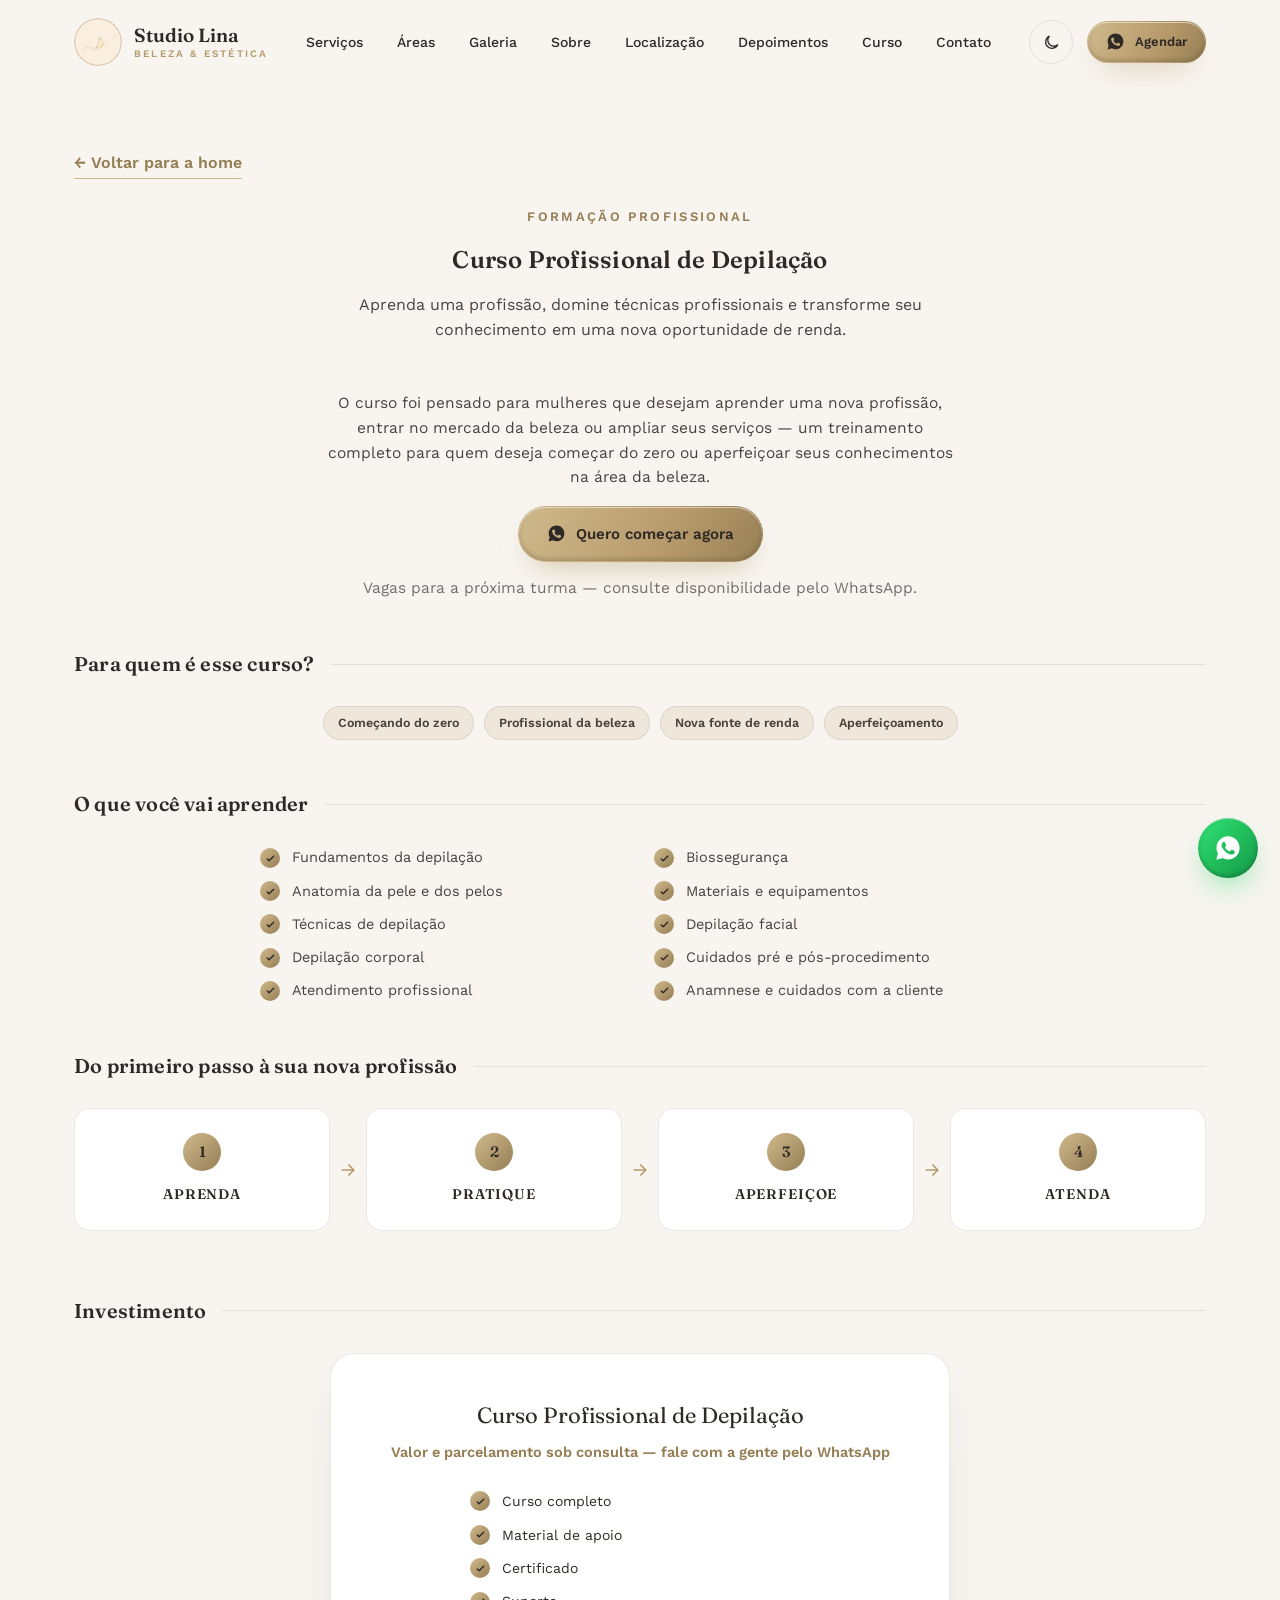
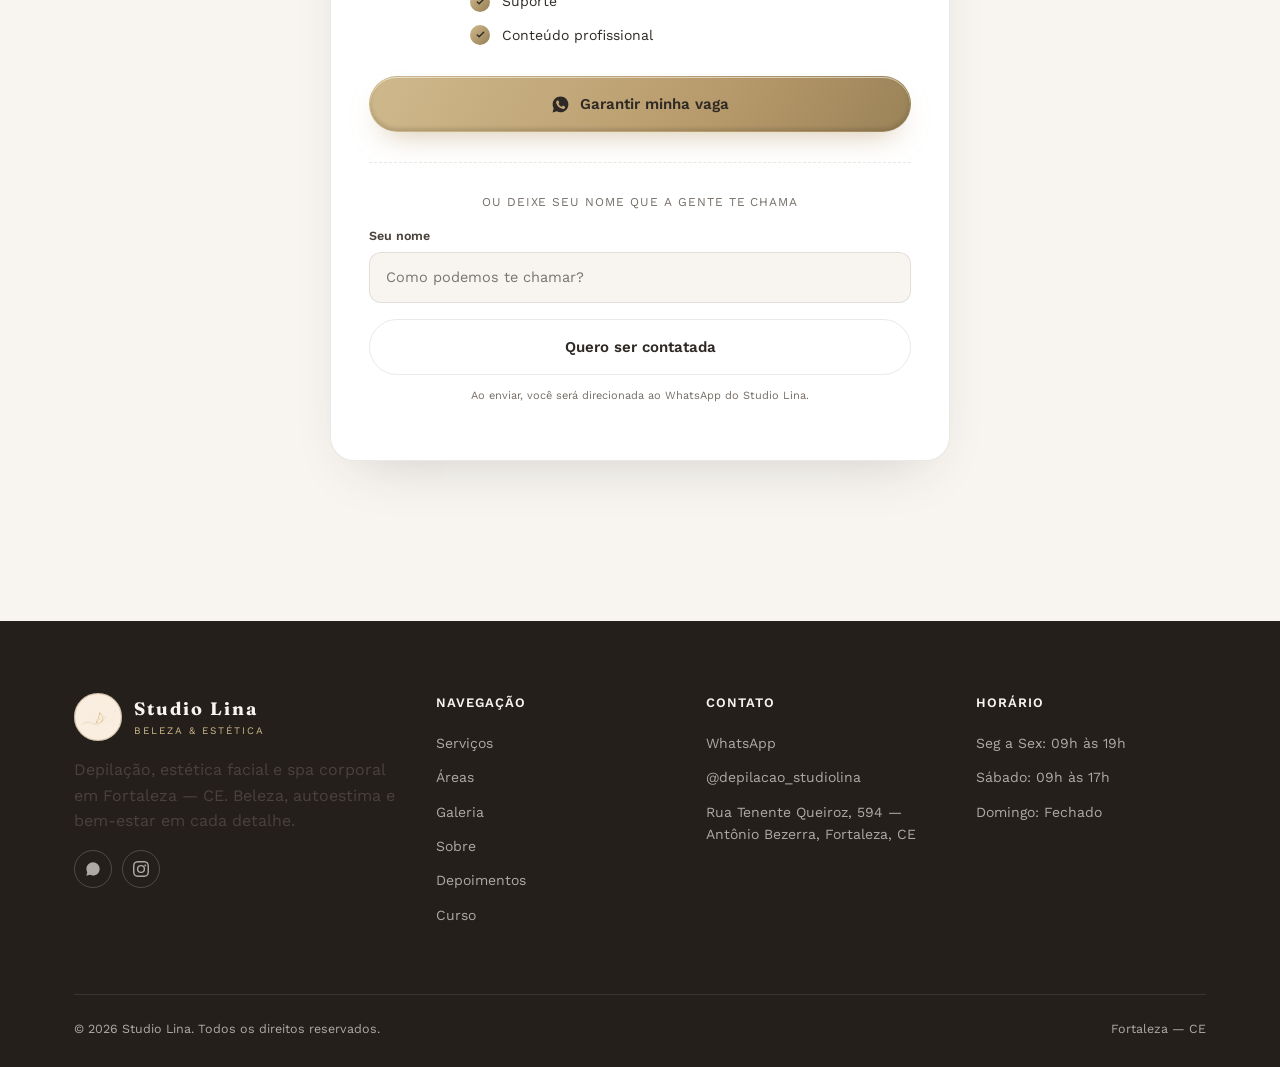
<file: curso.html>
<!DOCTYPE html>
<html lang="pt-BR">
<head>
<meta charset="UTF-8">
<meta name="viewport" content="width=device-width, initial-scale=1.0">
<script>
(function () {
  try {
    var saved = localStorage.getItem("studiolina-theme");
    var wantsDark = saved ? saved === "dark" : window.matchMedia("(prefers-color-scheme: dark)").matches;
    if (wantsDark) document.documentElement.setAttribute("data-theme", "dark");
  } catch (e) {}
})();
</script>
<title>Curso Profissional de Depilação | Studio Lina</title>
<meta name="description" content="Curso Profissional de Depilação do Studio Lina: fundamentos, biossegurança, técnicas faciais e corporais, atendimento e anamnese. Vagas abertas — consulte pelo WhatsApp.">
<meta name="robots" content="index, follow">
<link rel="canonical" href="https://www.studiolina.com.br/curso.html">

<meta property="og:type" content="website">
<meta property="og:title" content="Curso Profissional de Depilação | Studio Lina">
<meta property="og:description" content="Aprenda uma profissão, domine técnicas profissionais e transforme seu conhecimento em uma nova oportunidade de renda.">
<meta property="og:image" content="https://www.studiolina.com.br/assets/img/sala-tratamento.jpg">
<meta property="og:url" content="https://www.studiolina.com.br/curso.html">
<meta property="og:site_name" content="Studio Lina">
<meta property="og:locale" content="pt_BR">

<link rel="icon" href="assets/img/logo.png" type="image/png">
<link rel="apple-touch-icon" href="assets/img/logo.png">

<link rel="preconnect" href="https://fonts.googleapis.com">
<link rel="preconnect" href="https://fonts.gstatic.com" crossorigin>
<link rel="preload" as="style" href="https://fonts.googleapis.com/css2?family=Fraunces:ital,opsz,wght@0,9..144,300;0,9..144,400;0,9..144,500;0,9..144,600;1,9..144,400;1,9..144,500&family=Work+Sans:wght@300;400;500;600&display=swap">
<link href="https://fonts.googleapis.com/css2?family=Fraunces:ital,opsz,wght@0,9..144,300;0,9..144,400;0,9..144,500;0,9..144,600;1,9..144,400;1,9..144,500&family=Work+Sans:wght@300;400;500;600&display=swap" rel="stylesheet" media="print" onload="this.media='all'">
<noscript><link href="https://fonts.googleapis.com/css2?family=Fraunces:ital,opsz,wght@0,9..144,300;0,9..144,400;0,9..144,500;0,9..144,600;1,9..144,400;1,9..144,500&family=Work+Sans:wght@300;400;500;600&display=swap" rel="stylesheet"></noscript>
<link rel="stylesheet" href="assets/css/style.css">

<!-- Schema.org: Course -->
<script type="application/ld+json">
{
  "@context": "https://schema.org",
  "@type": "Course",
  "name": "Curso Profissional de Depilação",
  "description": "Treinamento completo para quem deseja começar do zero ou aperfeiçoar seus conhecimentos em depilação profissional: fundamentos, biossegurança, técnicas faciais e corporais, atendimento e anamnese.",
  "provider": {
    "@type": "Organization",
    "name": "Studio Lina",
    "sameAs": "https://www.studiolina.com.br/",
    "url": "https://www.studiolina.com.br/"
  }
}
</script>
</head>
<body>
<a href="#conteudo" class="skip-link">Pular para o conteúdo</a>

<!-- ============ HEADER ============ -->
<header class="site-header" id="siteHeader">
  <div class="wrap nav">
    <a href="index.html#top" class="brand">
      <img src="assets/img/logo-mark.png" alt="Logotipo Studio Lina" width="48" height="48">
      <span class="brand-name">Studio Lina<span>BELEZA &amp; ESTÉTICA</span></span>
    </a>

    <nav class="nav-links" id="navLinks" aria-label="Navegação principal">
      <button class="nav-close" id="navClose" aria-label="Fechar menu">✕</button>
      <a href="index.html#servicos">Serviços</a>
      <a href="index.html#areas">Áreas</a>
      <a href="index.html#galeria">Galeria</a>
      <a href="index.html#sobre">Sobre</a>
      <a href="index.html#localizacao">Localização</a>
      <a href="index.html#depoimentos">Depoimentos</a>
      <a href="curso.html">Curso</a>
      <a href="index.html#contato">Contato</a>
    </nav>

    <div class="nav-cta">
      <button class="theme-toggle" id="themeToggle" type="button" aria-label="Alternar entre modo claro e escuro" aria-pressed="false">
        <svg class="icon-moon" viewBox="0 0 24 24" fill="none" stroke="currentColor" stroke-width="1.6"><path d="M20 14.5A8 8 0 1 1 9.5 4a6.5 6.5 0 0 0 10.5 10.5z"/></svg>
        <svg class="icon-sun" viewBox="0 0 24 24" fill="none" stroke="currentColor" stroke-width="1.6"><circle cx="12" cy="12" r="4"/><path d="M12 2v2M12 20v2M4.9 4.9l1.4 1.4M17.7 17.7l1.4 1.4M2 12h2M20 12h2M4.9 19.1l1.4-1.4M17.7 6.3l1.4-1.4"/></svg>
      </button>
      <a class="btn btn-primary btn-sm btn-primary-desktop wa-cta" href="#" data-wa-message="Olá! Gostaria de agendar um horário no Studio Lina 💛" target="_blank" rel="noopener">
        <svg viewBox="0 0 24 24" fill="currentColor"><path d="M12.04 2C6.58 2 2.13 6.45 2.13 11.91c0 1.75.46 3.39 1.26 4.82L2 22l5.42-1.36c1.39.75 2.98 1.18 4.62 1.18h.01c5.46 0 9.91-4.45 9.91-9.91C21.96 6.45 17.5 2 12.04 2zm5.79 14.14c-.24.68-1.39 1.32-1.92 1.4-.49.08-1.11.11-1.79-.11-.41-.13-.94-.3-1.62-.6-2.85-1.23-4.71-4.1-4.85-4.29-.14-.19-1.16-1.54-1.16-2.94 0-1.4.73-2.09 1-2.38.26-.28.57-.35.76-.35.19 0 .38 0 .55.01.18.01.41-.07.64.49.24.57.81 1.98.88 2.12.07.14.11.31.02.5-.09.19-.14.31-.28.47-.14.16-.29.36-.42.48-.14.14-.28.29-.12.56.16.28.71 1.17 1.53 1.9 1.05.94 1.94 1.23 2.21 1.37.28.14.44.12.6-.07.16-.19.68-.8.87-1.07.18-.28.37-.23.62-.14.26.09 1.63.77 1.91.91.28.14.47.21.53.33.07.12.07.68-.17 1.36z"/></svg>
        Agendar
      </a>
      <button class="nav-toggle" id="navToggle" aria-label="Abrir menu" aria-expanded="false" aria-controls="navLinks">
        <span></span>
      </button>
    </div>
  </div>
</header>
<div class="nav-overlay" id="navOverlay"></div>

<main id="conteudo">
  <!-- ============ CURSO PROFISSIONAL DE DEPILAÇÃO ============ -->
  <section id="curso" class="curso-page">
    <div class="wrap">
      <a class="link-inline curso-back" href="index.html">← Voltar para a home</a>
      <div class="section-head center">
        <div class="eyebrow"><span>Formação profissional</span></div>
        <h1 class="blur-reveal">Curso Profissional de Depilação</h1>
        <p>Aprenda uma profissão, domine técnicas profissionais e transforme seu conhecimento em uma nova oportunidade de renda.</p>
      </div>

      <div class="course-intro reveal">
        <p>O curso foi pensado para mulheres que desejam aprender uma nova profissão, entrar no mercado da beleza ou ampliar seus serviços — um treinamento completo para quem deseja começar do zero ou aperfeiçoar seus conhecimentos na área da beleza.</p>
        <a class="btn btn-primary wa-cta" href="#" data-wa-message="Olá! Quero começar agora no Curso Profissional de Depilação do Studio Lina 💛" target="_blank" rel="noopener">
          <svg viewBox="0 0 24 24" fill="currentColor"><path d="M12.04 2C6.58 2 2.13 6.45 2.13 11.91c0 1.75.46 3.39 1.26 4.82L2 22l5.42-1.36c1.39.75 2.98 1.18 4.62 1.18h.01c5.46 0 9.91-4.45 9.91-9.91C21.96 6.45 17.5 2 12.04 2zm5.79 14.14c-.24.68-1.39 1.32-1.92 1.4-.49.08-1.11.11-1.79-.11-.41-.13-.94-.3-1.62-.6-2.85-1.23-4.71-4.1-4.85-4.29-.14-.19-1.16-1.54-1.16-2.94 0-1.4.73-2.09 1-2.38.26-.28.57-.35.76-.35.19 0 .38 0 .55.01.18.01.41-.07.64.49.24.57.81 1.98.88 2.12.07.14.11.31.02.5-.09.19-.14.31-.28.47-.14.16-.29.36-.42.48-.14.14-.28.29-.12.56.16.28.71 1.17 1.53 1.9 1.05.94 1.94 1.23 2.21 1.37.28.14.44.12.6-.07.16-.19.68-.8.87-1.07.18-.28.37-.23.62-.14.26.09 1.63.77 1.91.91.28.14.47.21.53.33.07.12.07.68-.17 1.36z"/></svg>
          Quero começar agora
        </a>
        <p class="course-intro-note">Vagas para a próxima turma — consulte disponibilidade pelo WhatsApp.</p>
      </div>

      <h2 class="services-subhead">Para quem é esse curso?</h2>
      <div class="audience-tags reveal">
        <span class="payment-badge">Começando do zero</span>
        <span class="payment-badge">Profissional da beleza</span>
        <span class="payment-badge">Nova fonte de renda</span>
        <span class="payment-badge">Aperfeiçoamento</span>
      </div>

      <h2 class="services-subhead">O que você vai aprender</h2>
      <ul class="curriculum-list reveal">
        <li><span class="tick"><svg viewBox="0 0 24 24" fill="none" stroke="currentColor" stroke-width="3" stroke-linecap="round" stroke-linejoin="round"><path d="M5 13l4 4L19 7"/></svg></span>Fundamentos da depilação</li>
        <li><span class="tick"><svg viewBox="0 0 24 24" fill="none" stroke="currentColor" stroke-width="3" stroke-linecap="round" stroke-linejoin="round"><path d="M5 13l4 4L19 7"/></svg></span>Biossegurança</li>
        <li><span class="tick"><svg viewBox="0 0 24 24" fill="none" stroke="currentColor" stroke-width="3" stroke-linecap="round" stroke-linejoin="round"><path d="M5 13l4 4L19 7"/></svg></span>Anatomia da pele e dos pelos</li>
        <li><span class="tick"><svg viewBox="0 0 24 24" fill="none" stroke="currentColor" stroke-width="3" stroke-linecap="round" stroke-linejoin="round"><path d="M5 13l4 4L19 7"/></svg></span>Materiais e equipamentos</li>
        <li><span class="tick"><svg viewBox="0 0 24 24" fill="none" stroke="currentColor" stroke-width="3" stroke-linecap="round" stroke-linejoin="round"><path d="M5 13l4 4L19 7"/></svg></span>Técnicas de depilação</li>
        <li><span class="tick"><svg viewBox="0 0 24 24" fill="none" stroke="currentColor" stroke-width="3" stroke-linecap="round" stroke-linejoin="round"><path d="M5 13l4 4L19 7"/></svg></span>Depilação facial</li>
        <li><span class="tick"><svg viewBox="0 0 24 24" fill="none" stroke="currentColor" stroke-width="3" stroke-linecap="round" stroke-linejoin="round"><path d="M5 13l4 4L19 7"/></svg></span>Depilação corporal</li>
        <li><span class="tick"><svg viewBox="0 0 24 24" fill="none" stroke="currentColor" stroke-width="3" stroke-linecap="round" stroke-linejoin="round"><path d="M5 13l4 4L19 7"/></svg></span>Cuidados pré e pós-procedimento</li>
        <li><span class="tick"><svg viewBox="0 0 24 24" fill="none" stroke="currentColor" stroke-width="3" stroke-linecap="round" stroke-linejoin="round"><path d="M5 13l4 4L19 7"/></svg></span>Atendimento profissional</li>
        <li><span class="tick"><svg viewBox="0 0 24 24" fill="none" stroke="currentColor" stroke-width="3" stroke-linecap="round" stroke-linejoin="round"><path d="M5 13l4 4L19 7"/></svg></span>Anamnese e cuidados com a cliente</li>
      </ul>

      <h2 class="services-subhead">Do primeiro passo à sua nova profissão</h2>
      <div class="process-flow">
        <div class="process-step reveal"><span class="n">1</span><h4>Aprenda</h4></div>
        <span class="process-arrow" aria-hidden="true"><svg viewBox="0 0 24 24" fill="none" stroke="currentColor" stroke-width="2" stroke-linecap="round" stroke-linejoin="round"><path d="M5 12h14M13 6l6 6-6 6"/></svg></span>
        <div class="process-step reveal"><span class="n">2</span><h4>Pratique</h4></div>
        <span class="process-arrow" aria-hidden="true"><svg viewBox="0 0 24 24" fill="none" stroke="currentColor" stroke-width="2" stroke-linecap="round" stroke-linejoin="round"><path d="M5 12h14M13 6l6 6-6 6"/></svg></span>
        <div class="process-step reveal"><span class="n">3</span><h4>Aperfeiçoe</h4></div>
        <span class="process-arrow" aria-hidden="true"><svg viewBox="0 0 24 24" fill="none" stroke="currentColor" stroke-width="2" stroke-linecap="round" stroke-linejoin="round"><path d="M5 12h14M13 6l6 6-6 6"/></svg></span>
        <div class="process-step reveal"><span class="n">4</span><h4>Atenda</h4></div>
      </div>

      <h2 class="services-subhead">Investimento</h2>
      <div class="offer-card reveal">
        <div class="course-name">Curso Profissional de Depilação</div>
        <div class="offer-price">Valor e parcelamento sob consulta — fale com a gente pelo WhatsApp</div>
        <ul class="offer-list">
          <li><span class="tick"><svg viewBox="0 0 24 24" fill="none" stroke="currentColor" stroke-width="3" stroke-linecap="round" stroke-linejoin="round"><path d="M5 13l4 4L19 7"/></svg></span>Curso completo</li>
          <li><span class="tick"><svg viewBox="0 0 24 24" fill="none" stroke="currentColor" stroke-width="3" stroke-linecap="round" stroke-linejoin="round"><path d="M5 13l4 4L19 7"/></svg></span>Material de apoio</li>
          <li><span class="tick"><svg viewBox="0 0 24 24" fill="none" stroke="currentColor" stroke-width="3" stroke-linecap="round" stroke-linejoin="round"><path d="M5 13l4 4L19 7"/></svg></span>Certificado</li>
          <li><span class="tick"><svg viewBox="0 0 24 24" fill="none" stroke="currentColor" stroke-width="3" stroke-linecap="round" stroke-linejoin="round"><path d="M5 13l4 4L19 7"/></svg></span>Suporte</li>
          <li><span class="tick"><svg viewBox="0 0 24 24" fill="none" stroke="currentColor" stroke-width="3" stroke-linecap="round" stroke-linejoin="round"><path d="M5 13l4 4L19 7"/></svg></span>Conteúdo profissional</li>
        </ul>
        <a class="btn btn-primary btn-block wa-cta" href="#" data-wa-message="Olá! Quero garantir minha vaga no Curso Profissional de Depilação do Studio Lina 💛" target="_blank" rel="noopener">
          <svg viewBox="0 0 24 24" fill="currentColor"><path d="M12.04 2C6.58 2 2.13 6.45 2.13 11.91c0 1.75.46 3.39 1.26 4.82L2 22l5.42-1.36c1.39.75 2.98 1.18 4.62 1.18h.01c5.46 0 9.91-4.45 9.91-9.91C21.96 6.45 17.5 2 12.04 2zm5.79 14.14c-.24.68-1.39 1.32-1.92 1.4-.49.08-1.11.11-1.79-.11-.41-.13-.94-.3-1.62-.6-2.85-1.23-4.71-4.1-4.85-4.29-.14-.19-1.16-1.54-1.16-2.94 0-1.4.73-2.09 1-2.38.26-.28.57-.35.76-.35.19 0 .38 0 .55.01.18.01.41-.07.64.49.24.57.81 1.98.88 2.12.07.14.11.31.02.5-.09.19-.14.31-.28.47-.14.16-.29.36-.42.48-.14.14-.28.29-.12.56.16.28.71 1.17 1.53 1.9 1.05.94 1.94 1.23 2.21 1.37.28.14.44.12.6-.07.16-.19.68-.8.87-1.07.18-.28.37-.23.62-.14.26.09 1.63.77 1.91.91.28.14.47.21.53.33.07.12.07.68-.17 1.36z"/></svg>
          Garantir minha vaga
        </a>
        <form class="lead-form" id="leadForm">
          <p class="legend">Ou deixe seu nome que a gente te chama</p>
          <div class="form-field">
            <label for="leadName">Seu nome</label>
            <input type="text" id="leadName" name="nome" placeholder="Como podemos te chamar?" autocomplete="name" required>
          </div>
          <button type="submit" class="btn btn-outline btn-block">Quero ser contatada</button>
          <p class="form-note">Ao enviar, você será direcionada ao WhatsApp do Studio Lina.</p>
        </form>
      </div>
    </div>
  </section>
</main>

<!-- ============ FOOTER ============ -->
<footer class="site-footer" id="contato">
  <div class="wrap">
    <div class="footer-grid">
      <div>
        <div class="footer-brand">
          <img src="assets/img/logo-mark.png" alt="Logotipo Studio Lina" width="48" height="48">
          <span><strong>Studio Lina</strong><span>BELEZA &amp; ESTÉTICA</span></span>
        </div>
        <p>Depilação, estética facial e spa corporal em Fortaleza — CE. Beleza, autoestima e bem-estar em cada detalhe.</p>
        <div class="footer-social">
          <a href="https://wa.me/5585998048023" target="_blank" rel="noopener" aria-label="WhatsApp">
            <svg viewBox="0 0 24 24" fill="currentColor"><path d="M12.04 2C6.58 2 2.13 6.45 2.13 11.91c0 1.75.46 3.39 1.26 4.82L2 22l5.42-1.36c1.39.75 2.98 1.18 4.62 1.18h.01c5.46 0 9.91-4.45 9.91-9.91C21.96 6.45 17.5 2 12.04 2z"/></svg>
          </a>
          <a href="https://www.instagram.com/depilacao_studiolina/" target="_blank" rel="noopener" aria-label="Instagram">
            <svg viewBox="0 0 24 24" fill="currentColor"><path d="M12 2.16c3.2 0 3.58.01 4.85.07 3.25.15 4.77 1.69 4.92 4.92.06 1.27.07 1.65.07 4.85s-.01 3.58-.07 4.85c-.15 3.22-1.66 4.77-4.92 4.92-1.27.06-1.64.07-4.85.07s-3.58-.01-4.85-.07c-3.26-.15-4.77-1.7-4.92-4.92-.06-1.27-.07-1.65-.07-4.85s.02-3.58.07-4.85C2.38 3.9 3.9 2.38 7.15 2.23 8.42 2.17 8.8 2.16 12 2.16zM12 0C8.74 0 8.33.01 7.05.07 2.7.27.27 2.69.07 7.05.01 8.33 0 8.74 0 12s.01 3.67.07 4.95c.2 4.36 2.62 6.78 6.98 6.98C8.33 23.99 8.74 24 12 24s3.67-.01 4.95-.07c4.35-.2 6.78-2.62 6.98-6.98.06-1.28.07-1.69.07-4.95s-.01-3.67-.07-4.95c-.2-4.35-2.62-6.78-6.98-6.98C15.67.01 15.26 0 12 0zm0 5.84A6.16 6.16 0 1 0 18.16 12 6.16 6.16 0 0 0 12 5.84zM12 16a4 4 0 1 1 4-4 4 4 0 0 1-4 4zm6.41-10.85a1.44 1.44 0 1 0 1.44 1.44 1.44 1.44 0 0 0-1.44-1.44z"/></svg>
          </a>
        </div>
      </div>
      <div class="footer-col">
        <h3>Navegação</h3>
        <a href="index.html#servicos">Serviços</a>
        <a href="index.html#areas">Áreas</a>
        <a href="index.html#galeria">Galeria</a>
        <a href="index.html#sobre">Sobre</a>
        <a href="index.html#depoimentos">Depoimentos</a>
        <a href="curso.html">Curso</a>
      </div>
      <div class="footer-col">
        <h3>Contato</h3>
        <a href="https://wa.me/5585998048023" target="_blank" rel="noopener">WhatsApp</a>
        <a href="https://www.instagram.com/depilacao_studiolina/" target="_blank" rel="noopener">@depilacao_studiolina</a>
        <p>Rua Tenente Queiroz, 594 — Antônio Bezerra, Fortaleza, CE</p>
      </div>
      <div class="footer-col">
        <h3>Horário</h3>
        <p>Seg a Sex: 09h às 19h</p>
        <p>Sábado: 09h às 17h</p>
        <p>Domingo: Fechado</p>
      </div>
    </div>
    <div class="footer-bottom">
      <span>© <span id="year"></span> Studio Lina. Todos os direitos reservados.</span>
      <span>Fortaleza — CE</span>
    </div>
  </div>
</footer>

<a class="wa-float wa-cta" href="#" data-wa-message="Olá! Quero saber mais sobre o Curso Profissional de Depilação do Studio Lina 💛" target="_blank" rel="noopener" aria-label="Falar sobre o curso no WhatsApp">
  <svg viewBox="0 0 24 24" fill="currentColor"><path d="M12.04 2C6.58 2 2.13 6.45 2.13 11.91c0 1.75.46 3.39 1.26 4.82L2 22l5.42-1.36c1.39.75 2.98 1.18 4.62 1.18h.01c5.46 0 9.91-4.45 9.91-9.91C21.96 6.45 17.5 2 12.04 2zm5.79 14.14c-.24.68-1.39 1.32-1.92 1.4-.49.08-1.11.11-1.79-.11-.41-.13-.94-.3-1.62-.6-2.85-1.23-4.71-4.1-4.85-4.29-.14-.19-1.16-1.54-1.16-2.94 0-1.4.73-2.09 1-2.38.26-.28.57-.35.76-.35.19 0 .38 0 .55.01.18.01.41-.07.64.49.24.57.81 1.98.88 2.12.07.14.11.31.02.5-.09.19-.14.31-.28.47-.14.16-.29.36-.42.48-.14.14-.28.29-.12.56.16.28.71 1.17 1.53 1.9 1.05.94 1.94 1.23 2.21 1.37.28.14.44.12.6-.07.16-.19.68-.8.87-1.07.18-.28.37-.23.62-.14.26.09 1.63.77 1.91.91.28.14.47.21.53.33.07.12.07.68-.17 1.36z"/></svg>
</a>

<script src="assets/js/main.js"></script>
</body>
</html>
</file>
<file: assets/css/style.css>
/* ===========================================================
   Studio Lina — Beleza & Estética | Fortaleza-CE
   Design system: preto profundo + marfim + dourado (identidade
   já usada na marca/logo do salão).
   =========================================================== */

:root{
  --ink:        #241f1a;
  --ink-soft:   #362e27;
  --ivory:      #f8f5f0;
  --ivory-dim:  #efe7dc;
  --card:       #ffffff;
  --gold:       #b79a6b;
  --gold-light: #cfb98c;
  --gold-dark:  #957e54;
  --blush:      #efe0cc;
  --line:       rgba(47,41,37,.1);
  --muted:      #756d66;

  /* Superfícies e textos que alternam entre modo claro e escuro
     (as faixas escuras fixas — hero, depoimentos, rodapé, cta — usam
     --ink/--ivory acima e não mudam com o tema). */
  --bg:              #f8f5f0;
  --bg-alt:          #efe7dc;
  --surface:         #ffffff;
  --text:            #2f2925;
  --text-soft:       #4a423b;
  --text-muted:      #756d66;
  --border:          rgba(47,41,37,.1);
  --header-scroll-bg: rgba(248,245,240,.92);
  --accent-text:     #957e54;
  --insta-bg: linear-gradient(135deg,#faf3e8,#f2e6d3 45%,#ecdcc2);
  --hero-glow-1: rgba(183,154,107,.25);
  --hero-glow-2: rgba(183,154,107,.12);
  --hero-veil: linear-gradient(180deg, rgba(255,255,255,.6), rgba(255,255,255,0) 60%);

  --font-display: "Fraunces", "Times New Roman", serif;
  --font-body: "Work Sans", -apple-system, BlinkMacSystemFont, "Segoe UI", sans-serif;

  --radius-lg: 24px;
  --radius-md: 16px;
  --radius-sm: 10px;

  --shadow-soft: 0 24px 55px -28px rgba(47,41,37,.22);
  --shadow-card: 0 14px 32px -20px rgba(47,41,37,.16);

  --ease: cubic-bezier(.22,.61,.36,1);
}

html[data-theme="dark"]{
  --bg:              #211c17;
  --bg-alt:          #2a231d;
  --surface:         #2e2620;
  --text:            #f3ede3;
  --text-soft:       #d8cebd;
  --text-muted:      #b3a696;
  --border:          rgba(243,237,227,.14);
  --header-scroll-bg: rgba(28,23,19,.88);
  --accent-text:     #d8b986;
  --insta-bg: linear-gradient(135deg,#2a2118,#302419 45%,#2a1c10);
  --hero-glow-1: rgba(183,154,107,.35);
  --hero-glow-2: rgba(183,154,107,.18);
  --hero-veil: linear-gradient(180deg,#1b1712,#100d0a 70%);
}

*,*::before,*::after{ box-sizing:border-box; }
html{ scroll-behavior:smooth; }
body{
  margin:0;
  background:var(--bg);
  color:var(--text);
  font-family:var(--font-body);
  font-size:16px;
  line-height:1.6;
  -webkit-font-smoothing:antialiased;
  overflow-x:hidden;
  transition:background-color .5s var(--ease), color .5s var(--ease);
}
img{ max-width:100%; display:block; }
picture{ display:block; }
a{ color:inherit; text-decoration:none; }
ul{ margin:0; padding:0; list-style:none; }
h1,h2,h3,h4{ font-family:var(--font-display); font-weight:600; margin:0 0 .5em; letter-spacing:.01em; }
p{ margin:0 0 1em; color:var(--text-soft); }
button{ font:inherit; cursor:pointer; }
::selection{ background:var(--gold-light); color:var(--ink); }

@media (max-width:767px){
  body{ font-size:15px; line-height:1.52; }
  p{ margin:0 0 .85em; }
}

.wrap{ width:100%; max-width:1180px; margin:0 auto; padding:0 24px; }

@media (prefers-reduced-motion:no-preference){
  .reveal{
    opacity:0; transform:translateY(24px);
    transition:opacity .8s var(--ease), transform .8s var(--ease);
  }
  .reveal.in-view{ opacity:1; transform:none; }

  /* Reveal mais discreto, pensado para cards de serviço/preço (deslocamento menor) */
  .reveal-sm{
    opacity:0; transform:translateY(12px);
    transition:opacity .6s var(--ease), transform .6s var(--ease);
  }
  .reveal-sm.in-view{ opacity:1; transform:none; }

  /* Título: fade + leve deslocamento (efeito leve, sem filter/blur pesado) */
  .blur-reveal{
    opacity:0;
    transform:translateY(16px);
    transition:opacity .6s var(--ease), transform .6s var(--ease);
  }
  .blur-reveal.in-view{
    opacity:1;
    transform:none;
  }
}
@media (prefers-reduced-motion:reduce){
  html{ scroll-behavior:auto; }
}

.eyebrow{
  display:inline-flex; align-items:center; gap:10px;
  font-family:var(--font-body); font-size:13px; letter-spacing:.18em; text-transform:uppercase;
  color:var(--accent-text); font-weight:600; margin-bottom:14px;
}
.eyebrow::before{ content:""; width:28px; height:1px; background:var(--gold); display:inline-block; }

.section-head{ max-width:640px; margin:0 0 48px; }
.section-head.center{ margin-inline:auto; text-align:center; }
.section-head.center .eyebrow{ justify-content:center; }
.section-head.center .eyebrow::before{ display:none; }
.section-head h2{ font-size:clamp(28px,4vw,40px); }
@media (max-width:767px){
  .section-head{ margin-bottom:30px; }
  .section-head h2{ font-size:clamp(24px,6.5vw,30px); }
  .section-head p{ font-size:14.5px; }
}

section{ padding:96px 0; position:relative; }
@media (max-width:767px){ section{ padding:58px 0; } }

/* ---------- Buttons (acabamento líquido/metálico) ---------- */
.btn{
  display:inline-flex; align-items:center; justify-content:center; gap:10px;
  padding:15px 28px; border-radius:999px; font-weight:600; font-size:15px;
  border:1px solid transparent; white-space:nowrap;
  transition:transform .35s var(--ease), box-shadow .35s var(--ease), background-color .3s var(--ease), background-position .6s var(--ease), color .3s var(--ease), filter .35s var(--ease);
  position:relative; overflow:hidden; isolation:isolate;
}
.btn svg{ width:19px; height:19px; flex:none; }
.btn::before{
  content:"";
  position:absolute; inset:0; z-index:-1;
  background:linear-gradient(115deg, transparent 42%, rgba(255,255,255,.55) 50%, transparent 58%);
  transform:translateX(-140%);
  pointer-events:none;
}
@media (prefers-reduced-motion:no-preference){
  .btn::before{ transition:transform .85s var(--ease); }
  .btn:hover::before{ transform:translateX(140%); }
}
.btn:active{ transform:translateY(-1px) scale(.985); }
.btn:focus-visible{ outline:2px solid var(--gold); outline-offset:3px; }

.btn-primary{
  background:linear-gradient(120deg,var(--gold-light) 0%,var(--gold) 30%,var(--gold-dark) 50%,var(--gold) 70%,var(--gold-light) 100%);
  background-size:220% 100%;
  color:#2f2925;
  box-shadow:0 14px 30px -14px rgba(183,154,107,.65), inset 0 1px 0 rgba(255,255,255,.55), inset 0 -2px 4px rgba(36,31,26,.2);
}
.btn-primary:hover{
  transform:translateY(-3px);
  background-position:100% 50%;
  box-shadow:0 20px 40px -14px rgba(183,154,107,.85), inset 0 1px 0 rgba(255,255,255,.65), inset 0 -2px 4px rgba(36,31,26,.22);
}
.btn-primary:active{ transform:translateY(-1px) scale(.985); box-shadow:0 8px 16px -10px rgba(183,154,107,.55); }

.btn-ghost{
  background:transparent; color:var(--text); border-color:var(--border);
}
.btn-ghost:hover{
  background:var(--bg-alt); border-color:var(--gold); color:var(--accent-text); transform:translateY(-3px);
  box-shadow:0 10px 26px -18px rgba(183,154,107,.35);
}

.btn-dark{
  background:var(--text); color:var(--bg);
  box-shadow:inset 0 1px 0 rgba(255,255,255,.14), inset 0 -2px 5px rgba(0,0,0,.3);
}
.btn-dark:hover{
  filter:brightness(1.08); transform:translateY(-3px);
  box-shadow:var(--shadow-card), inset 0 1px 0 rgba(255,255,255,.2), inset 0 -2px 5px rgba(0,0,0,.3);
}

.btn-outline{
  background:transparent; color:var(--text); border-color:var(--border);
}
.btn-outline:hover{
  border-color:var(--gold); color:var(--accent-text); transform:translateY(-3px);
  background:linear-gradient(135deg, rgba(183,154,107,.1), rgba(183,154,107,.02));
  box-shadow:0 10px 24px -16px rgba(183,154,107,.45);
}
.btn-block{ width:100%; }
.btn-sm{ padding:10px 18px; font-size:13px; }

.link-inline{
  color:var(--accent-text); font-weight:600; border-bottom:1px solid var(--gold-light);
  padding-bottom:2px; transition:color .25s var(--ease), border-color .25s var(--ease);
}
.link-inline:hover{ color:var(--text); border-color:var(--text); }

/* ===========================================================
   HEADER
   =========================================================== */
.site-header{
  position:fixed; inset:0 0 auto 0; z-index:100;
  padding:18px 0;
  transition:background .4s var(--ease), padding .4s var(--ease), box-shadow .4s var(--ease);
}
.site-header .nav{ display:flex; align-items:center; justify-content:space-between; gap:24px; }
.site-header.scrolled{
  background:var(--header-scroll-bg); backdrop-filter:blur(14px);
  padding:10px 0; box-shadow:0 10px 30px -20px rgba(47,41,37,.4);
}
.brand{ display:flex; align-items:center; gap:12px; flex:none; }
.brand img{ width:48px; height:48px; border-radius:50%; }
.brand-name{ font-family:var(--font-display); font-weight:600; font-size:19px; line-height:1.1; color:var(--text); transition:color .3s var(--ease); }
.brand-name span{
  display:block; font-family:var(--font-body); font-size:10px; letter-spacing:.22em;
  color:var(--gold); font-weight:600; margin-top:3px; transition:color .3s var(--ease);
}

.nav-links{ display:flex; align-items:center; gap:34px; }
.nav-links a{
  font-size:14px; font-weight:500; color:var(--text); position:relative; padding:4px 0;
  transition:color .3s var(--ease);
}
.site-header.scrolled .nav-links a{ color:var(--text-soft); }
.nav-links a::after{
  content:""; position:absolute; left:0; right:100%; bottom:-2px; height:1px; background:var(--gold);
  transition:right .3s var(--ease);
}
.nav-links a:hover::after{ right:0; }
.nav-links a:hover{ color:var(--accent-text); }

.nav-cta{ display:flex; align-items:center; gap:14px; }

.theme-toggle{
  width:44px; height:44px; border-radius:50%; border:1px solid var(--border);
  background:transparent; display:inline-flex; align-items:center; justify-content:center;
  color:var(--text); flex:none; transition:border-color .3s var(--ease), color .3s var(--ease), transform .3s var(--ease);
}
.theme-toggle svg{ width:19px; height:19px; }
.theme-toggle .icon-sun{ display:none; }
html[data-theme="dark"] .theme-toggle .icon-sun{ display:block; }
html[data-theme="dark"] .theme-toggle .icon-moon{ display:none; }
.site-header.scrolled .theme-toggle{ border-color:var(--border); color:var(--text); }
.theme-toggle:hover{
  border-color:var(--gold); color:var(--gold-light); transform:translateY(-2px);
  box-shadow:0 8px 18px -12px rgba(183,154,107,.6);
}
.theme-toggle:focus-visible{ outline:2px solid var(--gold); outline-offset:2px; }
.site-header.scrolled .theme-toggle:hover{ color:var(--accent-text); }

.nav-toggle{
  display:none; width:44px; height:44px; border-radius:50%; border:1px solid var(--border);
  background:transparent; align-items:center; justify-content:center; flex:none;
  transition:border-color .3s var(--ease), background-color .3s var(--ease);
}
.nav-toggle:hover{ background:var(--bg-alt); border-color:var(--gold); }
.nav-toggle:focus-visible{ outline:2px solid var(--gold); outline-offset:2px; }
.site-header.scrolled .nav-toggle:hover{ background:rgba(183,154,107,.1); border-color:var(--gold); }
.nav-toggle span, .nav-toggle::before, .nav-toggle::after{
  content:""; display:block; width:18px; height:1.5px; background:var(--text);
  transition:transform .3s var(--ease), opacity .3s var(--ease), background .3s var(--ease);
}
.nav-toggle{ flex-direction:column; gap:5px; }
.nav-toggle::before{ order:-1; }
body.nav-open .nav-toggle span{ opacity:0; }
body.nav-open .nav-toggle::before{ transform:translateY(6.5px) rotate(45deg); }
body.nav-open .nav-toggle::after{ transform:translateY(-6.5px) rotate(-45deg); }

@media (max-width:900px){
  .nav-links{
    position:fixed; inset:0 0 0 auto; width:min(78vw,340px); height:100vh;
    background:var(--ink); flex-direction:column; align-items:flex-start; justify-content:center;
    gap:26px; padding:40px; transform:translateX(100%); transition:transform .45s var(--ease);
    box-shadow:-20px 0 60px rgba(0,0,0,.3);
  }
  body.nav-open .nav-links{ transform:translateX(0); }
  .nav-links a{ color:var(--ivory); font-size:20px; padding:10px 0; min-height:44px; display:flex; align-items:center; }
  .nav-links a::after{ background:var(--gold); }
  .nav-toggle{ display:inline-flex; }
  .nav-cta .btn-primary-desktop{ display:none; }
}
@media (min-width:901px){
  .nav-links .nav-close{ display:none; }
}

.nav-overlay{
  position:fixed; inset:0; background:rgba(47,41,37,.55); backdrop-filter:blur(2px);
  opacity:0; pointer-events:none; transition:opacity .4s var(--ease); z-index:90;
}
body.nav-open .nav-overlay{ opacity:1; pointer-events:auto; }
.nav-close{
  align-self:flex-end; width:40px; height:40px; border-radius:50%; border:1px solid rgba(248,245,240,.3);
  background:transparent; color:var(--ivory); font-size:18px; margin-bottom:8px;
  transition:background-color .3s var(--ease), border-color .3s var(--ease), transform .3s var(--ease);
}
.nav-close:hover{ background:rgba(248,245,240,.1); border-color:var(--gold-light); transform:rotate(90deg); }

/* ===========================================================
   HERO
   =========================================================== */
.hero{
  position:relative; min-height:100vh; display:flex; align-items:center;
  background:var(--bg); color:var(--text); overflow:hidden; padding-top:120px;
  transition:background-color .5s var(--ease), color .5s var(--ease);
}
.hero::before{
  content:""; position:absolute; inset:0;
  background:
    radial-gradient(60% 55% at 85% 12%, var(--hero-glow-1), transparent 60%),
    radial-gradient(45% 45% at 8% 92%, var(--hero-glow-2), transparent 65%),
    var(--hero-veil);
  z-index:0;
  transition:background .5s var(--ease);
}
.hero-grid{
  position:relative; z-index:1; display:grid; grid-template-columns:1fr 1.1fr; gap:56px;
  align-items:center; padding-bottom:80px;
}
.hero-eyebrow{ color:var(--accent-text); }
.hero-eyebrow::before{ background:var(--gold); }
.hero h1{
  font-size:clamp(38px,5.6vw,60px); line-height:1.08; color:var(--text); max-width:15ch;
}
.hero h1 em{ font-style:italic; color:var(--accent-text); }
.hero .lead{
  color:var(--text-soft); font-size:clamp(16px,1.6vw,18px); max-width:42ch; margin-bottom:32px;
}
.hero-actions{ display:flex; flex-wrap:wrap; align-items:center; gap:18px; }

.hero-visual{ position:relative; min-width:0; }
.hero-frame{
  position:relative; border-radius:var(--radius-lg); overflow:hidden; aspect-ratio:580/1536; max-width:370px; margin:0 auto;
  box-shadow:var(--shadow-soft); border:1px solid var(--border);
}
.hero-frame picture{ width:100%; height:100%; }
.hero-frame img{ width:100%; height:100%; object-fit:cover; }
.hero-frame::after{
  content:""; position:absolute; inset:0;
  background:linear-gradient(0deg, rgba(36,31,26,.4), transparent 45%);
}
.hero-scroll{
  position:absolute; left:50%; bottom:26px; transform:translateX(-50%);
  display:flex; flex-direction:column; align-items:center; gap:8px; z-index:1;
  color:var(--text-muted); font-size:11px; letter-spacing:.18em; text-transform:uppercase;
}
.hero-scroll .line{ width:1px; height:34px; background:linear-gradient(currentColor,transparent); animation:scrollLine 2.2s ease-in-out infinite; }
@keyframes scrollLine{ 0%{ transform:scaleY(0); transform-origin:top; } 50%{ transform:scaleY(1); transform-origin:top; } 51%{ transform-origin:bottom; } 100%{ transform:scaleY(0); transform-origin:bottom; } }

@media (max-width:900px){
  .hero-grid{ grid-template-columns:1fr; padding-bottom:70px; }
  .hero{ padding-top:110px; }
  .hero-visual{ max-width:340px; margin:0 auto; order:-1; }
}

/* Mobile: foto em destaque no topo, depois o texto; hero mais compacto */
@media (max-width:767px){
  .hero{ min-height:75vh; padding-top:0; }
  .hero-grid{ gap:28px; padding-bottom:32px; padding-top:112px; }
  .hero h1{ font-size:clamp(28px,8.5vw,38px); max-width:none; }
  .hero .lead{ font-size:15px; line-height:1.5; margin-bottom:22px; }
  .hero-visual{ max-width:none; margin:0; order:-1; }
  .hero-frame{ max-width:none; border-radius:var(--radius-md); }
  .hero-scroll{ display:none; }
}

/* ===========================================================
   MARQUEE STRIP
   =========================================================== */
.strip{
  background:var(--gold); color:#2f2925; padding:14px 0; overflow:hidden; white-space:nowrap;
}
.strip-track{ display:inline-flex; gap:40px; animation:marquee 28s linear infinite; }
.strip-track span{ font-family:var(--font-display); font-style:italic; font-size:16px; display:inline-flex; align-items:center; gap:40px; }
.strip-track span::after{ content:"✦"; font-style:normal; opacity:.7; }
@keyframes marquee{ from{ transform:translateX(0); } to{ transform:translateX(-50%); } }

/* ===========================================================
   ABOUT
   =========================================================== */
.about-grid{ display:grid; grid-template-columns:.85fr 1.15fr; gap:64px; align-items:center; }
@media (max-width:900px){
  .about-grid{ grid-template-columns:1fr; gap:40px; }
  .about-media{ max-width:400px; margin:0 auto; }
}
.about-media{ position:relative; }
.about-media .frame{
  position:relative; border-radius:var(--radius-lg); overflow:hidden; aspect-ratio:3/4;
  box-shadow:var(--shadow-card);
}
.about-media picture{ width:100%; height:100%; }
.about-media img{ width:100%; height:100%; object-fit:cover; transition:transform .8s var(--ease); }
.about-media:hover img{ transform:scale(1.05); }
.about-stats{ display:grid; grid-template-columns:repeat(3,1fr); gap:18px; margin-top:36px; }
.about-stats div{
  background:var(--surface); border:1px solid var(--border); border-radius:var(--radius-sm);
  padding:18px 14px; text-align:center; transition:background-color .5s var(--ease), border-color .5s var(--ease);
}
.about-stats .n{ font-family:var(--font-display); font-size:22px; color:var(--accent-text); }
.about-stats .l{ font-size:12px; color:var(--text-muted); margin-top:4px; }

/* ===========================================================
   SERVICES
   =========================================================== */
.services-tabs{ display:flex; flex-wrap:wrap; gap:12px; margin-bottom:40px; }
.tab-btn{
  padding:11px 22px; border-radius:999px; border:1px solid var(--border); background:var(--surface);
  font-weight:600; font-size:14px; color:var(--text-soft); transition:all .3s var(--ease);
  position:relative; overflow:hidden;
}
.tab-btn:hover{ border-color:var(--gold); color:var(--accent-text); }
.tab-btn.active{
  background:linear-gradient(120deg,var(--gold-light) 0%,var(--gold) 35%,var(--gold-dark) 55%,var(--gold) 75%,var(--gold-light) 100%);
  background-size:200% 100%;
  color:#2f2925; border-color:transparent;
  box-shadow:inset 0 1px 0 rgba(255,255,255,.5), inset 0 -2px 4px rgba(36,31,26,.15), 0 10px 24px -16px rgba(183,154,107,.55);
}

.service-panel{ display:none; }
.service-panel.active{ display:block; }

/* Cabeçalho de categoria: some no desktop (tabs cuidam da navegação); vira accordion no mobile */
.category-toggle{
  display:none; width:100%; align-items:center; gap:12px; padding:16px 4px;
  background:transparent; border:none; border-bottom:1px solid var(--border);
  font-family:var(--font-display); font-size:17px; font-weight:600; color:var(--text); text-align:left;
}
.category-toggle-icon{ font-size:19px; line-height:1; flex:none; }
.category-toggle-title{ flex:1; }
.category-toggle .chevron{ flex:none; color:var(--gold); display:flex; transition:transform .3s var(--ease); }
.category-toggle .chevron svg{ width:18px; height:18px; }
.category-toggle[aria-expanded="true"] .chevron{ transform:rotate(180deg); }
.service-panel-body{ overflow:hidden; }

@media (max-width:767px){
  .services-tabs{ display:none; }
  .service-panel{ display:block; margin-bottom:4px; }
  .category-toggle{ display:flex; }
  .service-panel-body{ max-height:0; transition:max-height .4s var(--ease); }
  .service-panel-body-inner{ padding-top:22px; }
}

.service-grid{ display:grid; grid-template-columns:repeat(2,1fr); gap:18px; }
@media (max-width:720px){ .service-grid{ grid-template-columns:1fr; } }

.service-card{
  display:flex; align-items:center; justify-content:space-between; gap:18px;
  background:var(--surface); border:1px solid var(--border); border-radius:var(--radius-md);
  padding:22px 24px; text-align:left; width:100%;
  transition:transform .35s var(--ease), box-shadow .35s var(--ease), border-color .35s var(--ease), background-color .5s var(--ease);
}
.service-card:hover{ transform:translateY(-4px); box-shadow:var(--shadow-card); border-color:var(--gold-light); }
.service-card .info{ flex:1; }
.service-card .name{ font-family:var(--font-display); font-size:18px; margin-bottom:4px; display:block; }
.service-card .desc{ font-size:13.5px; color:var(--text-muted); margin:0; }
.service-card .meta{ display:flex; flex-direction:column; align-items:flex-end; gap:8px; flex:none; }
.service-card .price{ font-weight:600; color:var(--accent-text); font-size:13.5px; white-space:nowrap; }
.service-card .go{
  width:38px; height:38px; border-radius:50%; background:var(--bg-alt); color:var(--text);
  display:flex; align-items:center; justify-content:center; transition:background .3s var(--ease), transform .3s var(--ease), color .3s var(--ease), box-shadow .3s var(--ease);
}
.service-card .go svg{ width:16px; height:16px; }
.service-card:hover .go{
  background:linear-gradient(135deg,var(--gold-light),var(--gold-dark));
  color:#2f2925; transform:rotate(45deg);
  box-shadow:inset 0 1px 0 rgba(255,255,255,.5);
}

.services-note{ margin-top:32px; font-size:13.5px; color:var(--text-muted); text-align:center; }

/* ===========================================================
   ÁREAS DE ATENDIMENTO
   =========================================================== */
.areas{ background:var(--bg-alt); transition:background-color .5s var(--ease); }
.areas-grid{ display:grid; grid-template-columns:repeat(3,1fr); gap:24px; }
@media (max-width:900px){ .areas-grid{ grid-template-columns:repeat(2,1fr); } }
@media (max-width:560px){ .areas-grid{ grid-template-columns:1fr; max-width:320px; margin-inline:auto; } }

.area-card{
  display:flex; flex-direction:column; align-items:center; text-align:center;
  background:var(--surface); border:1px solid var(--border); border-radius:var(--radius-md);
  overflow:hidden; transition:transform .35s var(--ease), box-shadow .35s var(--ease), border-color .35s var(--ease), background-color .5s var(--ease);
}
.area-card:hover{ transform:translateY(-6px); box-shadow:var(--shadow-card); border-color:var(--gold-light); }
.area-media{
  position:relative; width:100%; aspect-ratio:4/5; overflow:hidden; background:var(--bg-alt);
}
.area-media picture{ width:100%; height:100%; }
.area-media img{
  width:100%; height:100%; object-fit:cover; transition:transform .6s var(--ease);
}
.area-card:hover .area-media img{ transform:scale(1.05); }
.area-name{ font-size:17px; margin:22px 0 16px; }
.area-card .btn{ margin:0 20px 24px; }

.services-subhead{
  display:flex; align-items:center; gap:16px; margin:48px 0 26px;
  font-family:var(--font-display); font-size:20px; color:var(--text); font-weight:600;
}
.services-subhead::after{ content:""; flex:1; height:1px; background:var(--border); }
@media (max-width:767px){
  .services-subhead{ margin:30px 0 18px; font-size:17px; }
}

.price-list{ columns:2; column-gap:32px; }
@media (max-width:720px){ .price-list{ columns:1; } }
.price-list-group{
  break-inside:avoid; margin-bottom:16px; border-radius:var(--radius-sm); overflow:hidden;
  border:1px solid var(--border); transition:background-color .5s var(--ease), border-color .5s var(--ease);
}
.price-list-group:nth-child(odd){ background:var(--bg-alt); }
.price-list-group:nth-child(even){ background:var(--surface); }
.price-list-toggle{
  width:100%; min-height:48px; display:flex; align-items:center; gap:10px;
  padding:13px 16px; background:none; border:none; text-align:left; cursor:pointer;
}
.price-list-title{
  font-family:var(--font-display); font-weight:600; font-size:15.5px; color:var(--accent-text); margin:0;
}
.price-list-count{ font-size:12px; color:var(--text-muted); margin-right:auto; }
.price-list-toggle .chevron{
  flex:none; width:24px; height:24px; border-radius:50%; border:1px solid var(--border);
  display:flex; align-items:center; justify-content:center; color:var(--accent-text);
  transition:transform .3s var(--ease), background-color .3s var(--ease);
}
.price-list-toggle .chevron svg{ width:11px; height:11px; }
.price-list-group.open .price-list-toggle .chevron{ transform:rotate(180deg); background:var(--gold-light); color:#2f2925; }
.price-list-toggle:focus-visible{ outline:2px solid var(--gold); outline-offset:-2px; }
.price-list-body{ max-height:0; overflow:hidden; transition:max-height .25s ease-out; }
.price-list-body-inner{ padding:0 16px 10px; }
.price-row{
  display:flex; align-items:center; justify-content:space-between; gap:12px;
  width:100%; min-height:44px; padding:11px 8px; border-radius:8px; text-align:left;
  border-bottom:1px dashed var(--border); border-left:2px solid transparent;
  transition:background-color .2s var(--ease), border-color .2s var(--ease), transform .2s var(--ease);
}
.price-row:last-child{ border-bottom:none; }
.price-row:hover{ background:rgba(183,154,107,.1); border-left-color:var(--gold); transform:translateX(2px); }
.price-row:active{ transform:translateX(2px) scale(.98); }
.price-row .name{ font-size:14.5px; color:var(--text-soft); }
.price-row .price{ font-weight:600; color:var(--accent-text); font-size:14px; white-space:nowrap; }
.price-row:focus-visible{ outline:2px solid var(--gold); outline-offset:-2px; }

.package-grid{ display:grid; grid-template-columns:repeat(2,1fr); gap:18px; }
@media (max-width:720px){ .package-grid{ grid-template-columns:1fr; } }
.package-card{
  background:var(--surface); border:1px solid var(--border); border-radius:var(--radius-md);
  padding:22px 24px; transition:transform .35s var(--ease), box-shadow .35s var(--ease), border-color .35s var(--ease), background-color .5s var(--ease);
}
.package-card:hover{ transform:translateY(-4px); box-shadow:var(--shadow-card); border-color:var(--gold-light); }
.package-head{ display:flex; align-items:center; gap:10px; margin-bottom:16px; }
.package-icon{ font-size:19px; line-height:1; }
.package-head h4{ font-family:var(--font-display); font-size:16.5px; margin:0; font-weight:600; }
.package-tiers{ display:flex; flex-wrap:wrap; gap:8px; padding-top:4px; }
.tier{
  position:relative; display:flex; flex-direction:column; align-items:center; gap:2px;
  padding:11px 12px; border-radius:10px; background:var(--bg-alt); border:1px solid transparent;
  font-size:12px; color:var(--text-muted); transition:all .25s var(--ease); flex:1; min-width:86px; min-height:44px;
}
.tier strong{ font-size:14.5px; color:var(--accent-text); font-weight:700; }
.tier-sub{ font-size:10px; color:var(--text-muted); }
.tier:hover{
  background:linear-gradient(135deg,var(--gold-light),var(--gold-dark)); color:#2f2925; border-color:transparent;
  transform:translateY(-2px); box-shadow:inset 0 1px 0 rgba(255,255,255,.5);
}
.tier:hover strong, .tier:hover .tier-sub{ color:#2f2925; }
.tier:active{ transform:translateY(-1px) scale(.97); }
.tier:focus-visible{ outline:2px solid var(--gold); outline-offset:2px; }
.tier.tier-best{ border-color:var(--gold-light); }
.tier-badge{
  position:absolute; top:-10px; left:50%; transform:translateX(-50%); white-space:nowrap;
  background:linear-gradient(135deg,var(--gold-light),var(--gold-dark)); color:#2f2925;
  font-size:9px; font-weight:700; letter-spacing:.02em; padding:3px 9px; border-radius:999px;
  box-shadow:0 4px 10px -4px rgba(183,154,107,.6);
}
.package-note{ margin-top:28px; text-align:center; font-size:13.5px; color:var(--text-muted); font-style:italic; }

/* ===========================================================
   FEATURES
   =========================================================== */
.features{ background:var(--bg-alt); transition:background-color .5s var(--ease); }
.feature-grid{ display:grid; grid-template-columns:repeat(3,1fr); gap:24px; }
@media (max-width:800px){ .feature-grid{ grid-template-columns:1fr; } }
.feature-card{
  background:var(--surface); border-radius:var(--radius-md); padding:32px 28px; border:1px solid var(--border);
  transition:transform .35s var(--ease), box-shadow .35s var(--ease), background-color .5s var(--ease), border-color .5s var(--ease);
}
.feature-card:hover{ transform:translateY(-6px); box-shadow:var(--shadow-card); }
.feature-card .ico{
  width:52px; height:52px; border-radius:50%; background:linear-gradient(135deg,var(--gold-light),var(--gold));
  display:flex; align-items:center; justify-content:center; color:#2f2925; margin-bottom:20px;
}
.feature-card .ico svg{ width:24px; height:24px; }
.feature-card h3{ font-size:18px; margin-bottom:8px; }
.feature-card p{ font-size:14px; margin:0; }

/* ===========================================================
   GALLERY
   =========================================================== */
.gallery-grid{
  display:grid; grid-template-columns:repeat(2,1fr); gap:14px;
}
.gallery-grid figure{
  margin:0; position:relative; overflow:hidden; border-radius:var(--radius-sm); cursor:pointer;
  background:var(--bg-alt); aspect-ratio:4/3;
}
.gallery-grid picture{ width:100%; height:100%; }
.gallery-grid img{
  width:100%; height:100%; object-fit:cover; transition:transform .6s var(--ease);
}
.gallery-grid figure:hover img{ transform:scale(1.08); }
.gallery-grid figure::after{
  content:"＋"; position:absolute; inset:0; display:flex; align-items:center; justify-content:center;
  background:rgba(47,41,37,0); color:var(--ivory); font-size:26px; opacity:0;
  transition:opacity .3s var(--ease), background .3s var(--ease);
}
.gallery-grid figure:hover::after{ opacity:1; background:rgba(47,41,37,.32); }

@media (max-width:720px){
  .gallery-grid{ grid-template-columns:1fr; }
}

.lightbox{
  position:fixed; inset:0; z-index:200; display:flex; align-items:center; justify-content:center;
  background:rgba(12,10,8,.9); opacity:0; pointer-events:none; transition:opacity .35s var(--ease); padding:24px;
}
.lightbox.open{ opacity:1; pointer-events:auto; }
.lightbox img{ max-width:min(90vw,760px); max-height:85vh; border-radius:14px; box-shadow:0 30px 80px rgba(0,0,0,.5); }
.lightbox-close{
  position:absolute; top:24px; right:24px; width:44px; height:44px; border-radius:50%;
  background:rgba(248,245,240,.12); color:var(--ivory); border:1px solid rgba(248,245,240,.3); font-size:18px;
  transition:background-color .3s var(--ease), border-color .3s var(--ease), transform .3s var(--ease);
}
.lightbox-close:hover{ background:rgba(248,245,240,.2); border-color:var(--gold-light); transform:rotate(90deg); }

/* ===========================================================
   TESTIMONIALS
   =========================================================== */
.testimonials{ background:var(--ink); color:var(--ivory); }
.testimonials .section-head h2{ color:var(--ivory); }
.testimonials .eyebrow{ color:var(--gold-light); }
.testimonials .eyebrow::before{ background:var(--gold-light); }
.testi-grid{ display:grid; grid-template-columns:repeat(3,1fr); gap:22px; }
@media (max-width:900px){ .testi-grid{ grid-template-columns:1fr; } }
.testi-card{
  background:rgba(248,245,240,.05); border:1px solid rgba(248,245,240,.12); border-radius:var(--radius-md);
  padding:30px 26px; transition:transform .35s var(--ease), background .35s var(--ease);
}
.testi-card:hover{ transform:translateY(-6px); background:rgba(248,245,240,.09); }
.testi-stars{ color:var(--gold-light); font-size:14px; letter-spacing:2px; margin-bottom:16px; }
.testi-card p{ color:rgba(248,245,240,.85); font-size:15px; font-style:italic; }
.testi-person{ display:flex; align-items:center; gap:12px; margin-top:20px; }
.testi-avatar{
  width:42px; height:42px; border-radius:50%; background:linear-gradient(135deg,var(--gold-light),var(--gold-dark));
  display:flex; align-items:center; justify-content:center; font-family:var(--font-display); font-weight:600; color:#2f2925;
}
.testi-person strong{ display:block; font-size:14px; }
.testi-person span{ font-size:12px; color:rgba(248,245,240,.55); }
.testimonials-disclaimer{ margin-top:28px; text-align:center; font-size:12px; color:rgba(248,245,240,.65); }

/* ===========================================================
   HOURS + LOCATION
   =========================================================== */
.info-grid{ display:grid; grid-template-columns:1fr 1fr; gap:24px; align-items:stretch; }
@media (max-width:860px){ .info-grid{ grid-template-columns:1fr; } }
.info-card{
  background:var(--surface); border:1px solid var(--border); border-radius:var(--radius-lg);
  padding:38px; display:flex; flex-direction:column; gap:22px;
  transition:background-color .5s var(--ease), border-color .5s var(--ease);
}
.info-card h3{ font-size:22px; display:flex; align-items:center; gap:12px; }
.info-card h3 svg{ width:22px; height:22px; color:var(--accent-text); }
.hours-list{ display:flex; flex-direction:column; gap:12px; }
.hours-list li{
  display:flex; justify-content:space-between; padding:12px 0; border-bottom:1px dashed var(--border);
  font-size:14.5px;
}
.hours-list li:last-child{ border-bottom:none; }
.hours-list .day{ font-weight:600; }
.hours-list .status-closed{ color:#a24545; }
.hours-list .status-open{ color:var(--accent-text); }

.payment-methods{ padding-top:4px; }
.payment-methods-label{
  display:block; font-size:11.5px; letter-spacing:.08em; text-transform:uppercase;
  color:var(--text-muted); margin-bottom:10px;
}
.payment-badges{ display:flex; flex-wrap:wrap; gap:8px; margin-bottom:8px; }
.payment-badge{
  padding:6px 14px; border-radius:999px; background:var(--bg-alt); border:1px solid var(--border);
  font-size:12.5px; font-weight:600; color:var(--text-soft);
}
.payment-note-small{ font-size:11.5px; color:var(--text-muted); font-style:italic; }

.location-address{ font-size:15px; }
.location-address strong{ display:block; font-family:var(--font-display); font-size:18px; margin-bottom:6px; }
.map-frame{
  border-radius:var(--radius-md); overflow:hidden; border:1px solid var(--border); aspect-ratio:16/10;
}
.map-frame iframe{
  width:100%; height:100%; border:0; filter:grayscale(.15) contrast(1.02);
  transition:filter .4s var(--ease);
}
html[data-theme="dark"] .map-frame iframe{
  filter:grayscale(.2) invert(90%) hue-rotate(180deg) brightness(.87) contrast(.92);
}
.info-card .btn{ align-self:flex-start; }

/* ===========================================================
   INSTAGRAM
   =========================================================== */
.insta{
  background:var(--insta-bg);
  text-align:center;
  transition:background .5s var(--ease);
}
.insta .section-head{ margin-bottom:30px; }
.insta-handle{
  display:inline-flex; align-items:center; gap:12px; font-family:var(--font-display); font-size:22px;
  margin-bottom:28px;
}
.insta-handle .ico{
  width:46px; height:46px; border-radius:14px; background:linear-gradient(135deg,#f9ce34,#ee2a7b 60%,#6228d7);
  display:flex; align-items:center; justify-content:center; color:#fff;
}
.insta-handle .ico svg{ width:22px; height:22px; }

/* ===========================================================
   CURSO PROFISSIONAL DE DEPILAÇÃO
   =========================================================== */
.course-intro{ max-width:640px; margin:0 auto 48px; text-align:center; }
.course-intro p{ font-size:15.5px; }
.course-intro-note{ margin-top:14px; font-size:12.5px; color:var(--text-muted); }

.course-teaser{
  display:flex; align-items:center; justify-content:space-between; gap:28px; flex-wrap:wrap;
  background:var(--surface); border:1px solid var(--border); border-radius:var(--radius-lg);
  padding:40px 44px; box-shadow:var(--shadow-card);
  transition:background-color .5s var(--ease), border-color .5s var(--ease);
}
.course-teaser-text{ max-width:520px; }
.course-teaser-text .eyebrow{ margin-bottom:10px; }
.course-teaser-text h2{ font-size:clamp(22px,3vw,28px); margin-bottom:8px; }
.course-teaser-text p{ margin:0; font-size:14.5px; }
.course-teaser-btn{ flex:none; white-space:nowrap; }
@media (max-width:640px){
  .course-teaser{ padding:28px 24px; text-align:center; justify-content:center; }
  .course-teaser-text{ max-width:none; }
  .course-teaser-btn{ width:100%; }
}

.curso-back{ display:inline-block; margin-bottom:24px; }
.curso-page{ padding-top:150px; }
@media (max-width:767px){ .curso-page{ padding-top:120px; } }

.audience-tags{ display:flex; flex-wrap:wrap; justify-content:center; gap:10px; margin-bottom:48px; }

.curriculum-list{
  display:grid; grid-template-columns:repeat(2,1fr); gap:10px 28px; max-width:760px; margin:0 auto 48px;
}
@media (max-width:640px){ .curriculum-list{ grid-template-columns:1fr; } }
.curriculum-list li{ display:flex; align-items:center; gap:12px; font-size:14.5px; color:var(--text-soft); }
.curriculum-list .tick{
  width:20px; height:20px; border-radius:50%; background:linear-gradient(135deg,var(--gold-light),var(--gold-dark));
  display:flex; align-items:center; justify-content:center; flex:none; color:#2f2925;
}
.curriculum-list .tick svg{ width:11px; height:11px; }

.process-flow{ display:flex; align-items:center; justify-content:space-between; gap:8px; margin-bottom:64px; }
@media (max-width:800px){ .process-flow{ flex-direction:column; align-items:stretch; } }
.process-step{
  flex:1; text-align:center; background:var(--surface); border:1px solid var(--border); border-radius:var(--radius-md); padding:24px 16px;
}
.process-step .n{
  width:38px; height:38px; border-radius:50%; margin:0 auto 12px; background:linear-gradient(135deg,var(--gold-light),var(--gold-dark));
  color:#2f2925; display:flex; align-items:center; justify-content:center; font-family:var(--font-display); font-weight:600; font-size:15px;
}
.process-step h4{ font-size:14px; letter-spacing:.06em; text-transform:uppercase; margin:0; }
.process-arrow{ flex:none; color:var(--gold); display:flex; align-items:center; justify-content:center; }
.process-arrow svg{ width:20px; height:20px; }
@media (max-width:800px){ .process-arrow svg{ transform:rotate(90deg); } }

.offer-card{
  max-width:620px; margin:0 auto 64px; background:var(--surface); border:1px solid var(--border); border-radius:var(--radius-lg);
  padding:44px 38px; text-align:center; box-shadow:var(--shadow-soft);
}
@media (max-width:560px){ .offer-card{ padding:30px 20px; } }
.offer-card .course-name{ font-family:var(--font-display); font-size:22px; margin-bottom:8px; }
.offer-price{ font-size:14.5px; color:var(--accent-text); margin-bottom:26px; font-weight:600; }
.offer-list{ display:flex; flex-direction:column; gap:11px; margin:0 0 30px; text-align:left; max-width:340px; margin-inline:auto; }
.offer-list li{ display:flex; align-items:center; gap:12px; font-size:14px; color:var(--text); }
.offer-list .tick{
  width:20px; height:20px; border-radius:50%; background:linear-gradient(135deg,var(--gold-light),var(--gold-dark));
  display:flex; align-items:center; justify-content:center; flex:none; color:#2f2925;
}
.offer-list .tick svg{ width:11px; height:11px; }

.lead-form{ margin-top:30px; padding-top:30px; border-top:1px dashed var(--border); text-align:left; }
.lead-form .legend{ font-size:12px; letter-spacing:.08em; text-transform:uppercase; color:var(--text-muted); margin-bottom:14px; text-align:center; }
.form-field{ display:flex; flex-direction:column; gap:6px; margin-bottom:16px; }
.form-field label{ font-size:12.5px; color:var(--text-soft); font-weight:600; }
.form-field input{
  padding:13px 16px; border-radius:12px; border:1px solid var(--border); background:var(--bg);
  font:inherit; font-size:14.5px; color:var(--text); transition:border-color .25s var(--ease), box-shadow .25s var(--ease);
}
.form-field input:focus{ outline:none; border-color:var(--gold); box-shadow:0 0 0 3px rgba(183,154,107,.2); }
.form-note{ font-size:11px; color:var(--text-muted); text-align:center; margin-top:12px; }

/* ===========================================================
   CTA BAND
   =========================================================== */
.cta-band{
  background:var(--ink); color:var(--ivory); border-radius:var(--radius-lg); padding:56px 48px;
  display:flex; align-items:center; justify-content:space-between; gap:32px; flex-wrap:wrap;
  position:relative; overflow:hidden;
}
.cta-band::before{
  content:""; position:absolute; inset:0;
  background:radial-gradient(50% 100% at 90% 0%, rgba(183,154,107,.35), transparent 70%);
}
.cta-band > *{ position:relative; z-index:1; }
.cta-band h2{ color:var(--ivory); font-size:clamp(24px,3vw,32px); max-width:22ch; margin-bottom:10px; }
.cta-band p{ color:rgba(248,245,240,.7); margin:0; max-width:40ch; }
@media (max-width:720px){ .cta-band{ padding:40px 28px; text-align:center; justify-content:center; } .cta-band p{ margin-inline:auto; } }

/* ===========================================================
   FOOTER
   =========================================================== */
.site-footer{ background:var(--ink); color:rgba(248,245,240,.65); padding:72px 0 28px; }
.footer-grid{ display:grid; grid-template-columns:1.4fr 1fr 1fr 1fr; gap:40px; margin-bottom:56px; }
@media (max-width:860px){ .footer-grid{ grid-template-columns:1fr 1fr; } }
@media (max-width:520px){ .footer-grid{ grid-template-columns:1fr; } }
.footer-brand{ display:flex; align-items:center; gap:12px; margin-bottom:16px; }
.footer-brand img{ width:48px; height:48px; border-radius:50%; }
.footer-brand strong{ font-family:var(--font-display); color:var(--ivory); font-size:18px; display:block; }
.footer-brand span{ font-size:10px; letter-spacing:.2em; color:var(--gold-light); }
.site-footer h3{ color:var(--ivory); font-size:13px; letter-spacing:.08em; text-transform:uppercase; margin-bottom:18px; font-family:var(--font-body); font-weight:600; }
.footer-col a, .footer-col p{ display:block; font-size:14px; margin-bottom:12px; color:rgba(248,245,240,.65); }
.footer-col a:hover{ color:var(--gold-light); }
.footer-social{ display:flex; gap:10px; margin-top:6px; }
.footer-social a{
  width:38px; height:38px; border-radius:50%; border:1px solid rgba(248,245,240,.2);
  display:flex; align-items:center; justify-content:center; transition:all .3s var(--ease);
}
.footer-social a svg{ width:16px; height:16px; }
.footer-social a:hover{
  background:linear-gradient(135deg,var(--gold-light),var(--gold-dark)); border-color:transparent; color:#2f2925;
  transform:translateY(-3px); box-shadow:inset 0 1px 0 rgba(255,255,255,.5), 0 8px 18px -10px rgba(183,154,107,.6);
}
.footer-bottom{
  border-top:1px solid rgba(248,245,240,.1); padding-top:24px; display:flex; justify-content:space-between;
  flex-wrap:wrap; gap:10px; font-size:12.5px; color:rgba(248,245,240,.65);
}

/* ---------- Floating WhatsApp ---------- */
.wa-float{
  position:fixed; right:22px; bottom:22px; z-index:150;
  width:60px; height:60px; border-radius:50%; color:#fff;
  background:linear-gradient(135deg,#33e07a,#22c35e 45%,#149647);
  display:flex; align-items:center; justify-content:center; overflow:hidden; isolation:isolate;
  box-shadow:0 14px 30px -10px rgba(37,211,102,.6), inset 0 1px 0 rgba(255,255,255,.4), inset 0 -2px 5px rgba(0,0,0,.22);
  animation:pulseWa 2.6s ease-in-out infinite;
  transition:transform .3s var(--ease), box-shadow .3s var(--ease);
}
.wa-float::before{
  content:"";
  position:absolute; inset:0; z-index:-1;
  background:linear-gradient(115deg, transparent 42%, rgba(255,255,255,.6) 50%, transparent 58%);
  transform:translateX(-140%);
}
@media (prefers-reduced-motion:no-preference){
  .wa-float::before{ transition:transform .85s var(--ease); }
  .wa-float:hover::before{ transform:translateX(140%); }
}
.wa-float svg{ width:28px; height:28px; }
.wa-float:hover{ transform:scale(1.08); }
.wa-float:focus-visible{ outline:2px solid var(--gold-light); outline-offset:3px; }
@keyframes pulseWa{
  0%,100%{ box-shadow:0 14px 30px -10px rgba(37,211,102,.6); }
  50%{ box-shadow:0 14px 30px -6px rgba(37,211,102,.85), 0 0 0 10px rgba(37,211,102,.12); }
}

/* Mais contraste de profundidade nos cartões quando o modo escuro está ativo */
html[data-theme="dark"] .service-card,
html[data-theme="dark"] .feature-card,
html[data-theme="dark"] .about-stats div,
html[data-theme="dark"] .info-card,
html[data-theme="dark"] .gallery-grid figure,
html[data-theme="dark"] .tab-btn,
html[data-theme="dark"] .area-card{
  box-shadow:inset 0 1px 0 rgba(244,238,227,.06);
}

/* ---------- foco de teclado (acessibilidade) ---------- */
.tab-btn:focus-visible,
.service-card:focus-visible,
.footer-social a:focus-visible,
.nav-close:focus-visible,
.lightbox-close:focus-visible,
.gallery-grid figure:focus-visible{
  outline:2px solid var(--gold); outline-offset:2px;
}

/* ---------- misc ---------- */
.skip-link{
  position:absolute; left:-999px; top:0; background:var(--ink); color:var(--ivory); padding:12px 18px;
  z-index:999; border-radius:0 0 10px 0;
}
.skip-link:focus{ left:0; }
</file>
